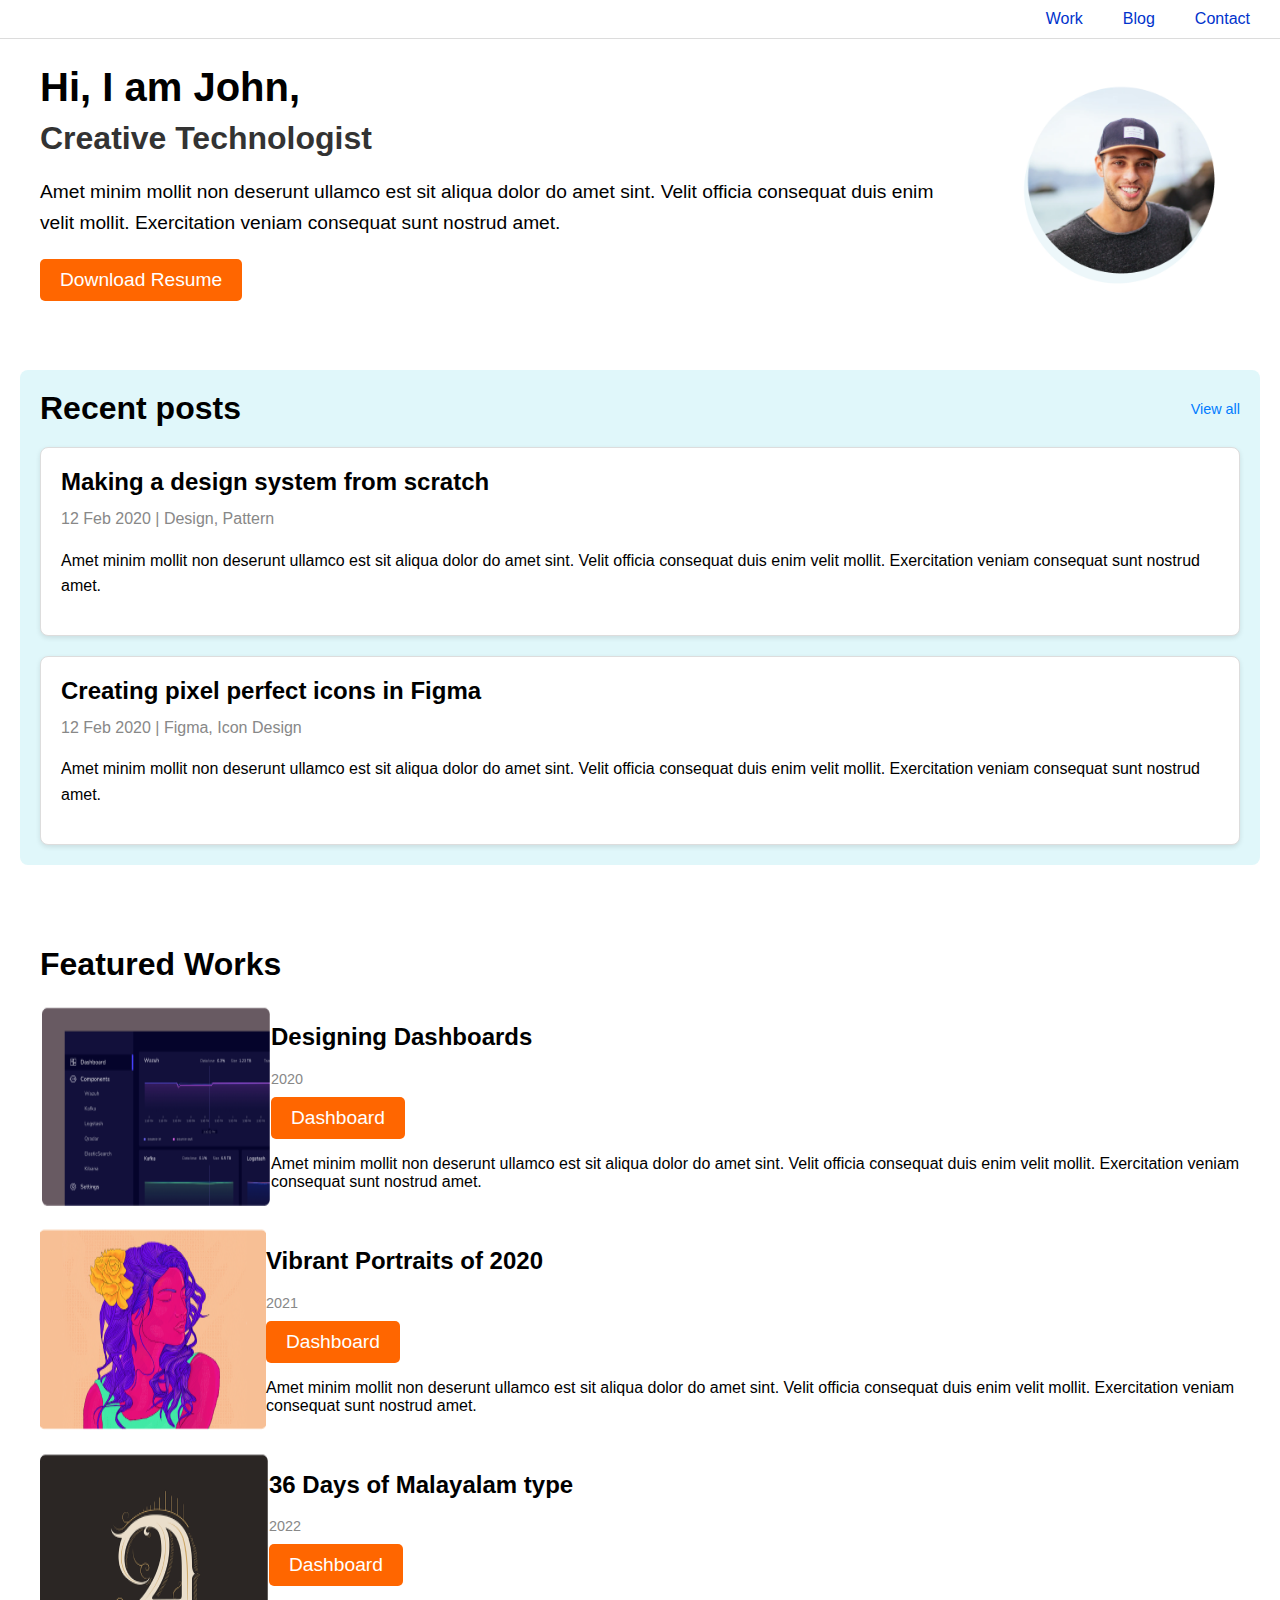
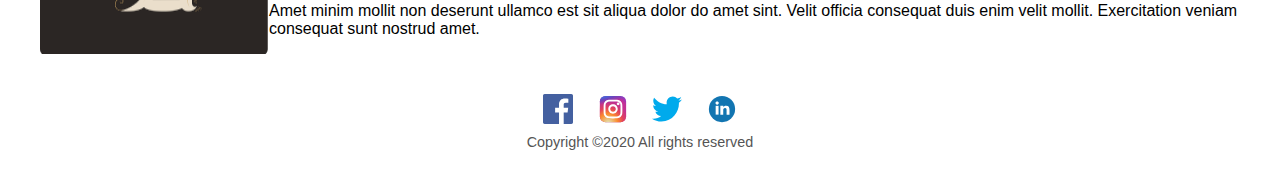
<file: index.html>
<!DOCTYPE html>
<html lang="en">
<head>
    <meta charset="UTF-8">
    <meta name="viewport" content="width=device-width, initial-scale=1.0">
    <title>Profile and Blog Page</title>
    <link rel="stylesheet" href="styles.css">
</head>
<body>
    <br>
    <br>
    <nav class="navbar">
        <ul class="navbar-menu">
            <li><a href="/work.html">Work</a></li>
            <li><a href="/blog.html">Blog</a></li>
            <li><a href="#">Contact</a></li>
        </ul>
    </nav>
    <div class="container profile-container">
        <div class="text-content">
            <h1>Hi, I am John,</h1>
            <h2>Creative Technologist</h2>
            <p>Amet minim mollit non deserunt ullamco est sit aliqua dolor do amet sint. Velit officia consequat duis enim velit mollit. Exercitation veniam consequat sunt nostrud amet.</p>
            <a href="#" class="button">Download Resume</a>
        </div>
        <div class="image-container">
            <img src="/pic/-1.png" alt="Profile Picture" class="profile-pic">
        </div>
    </div>

    <div class="container blog-container">
        <div class="header">
            <h1>Recent posts</h1>
            <a href="#" class="view-all">View all</a>
        </div>
        <div class="boxes">
            <div class="box">
                <h2>Making a design system from scratch</h2>
                <p class="date">12 Feb 2020 | Design, Pattern</p>
                <p>Amet minim mollit non deserunt ullamco est sit aliqua dolor do amet sint. Velit officia consequat duis enim velit mollit. Exercitation veniam consequat sunt nostrud amet.</p>
            </div>
            <div class="box">
                <h2>Creating pixel perfect icons in Figma</h2>
                <p class="date">12 Feb 2020 | Figma, Icon Design</p>
                <p>Amet minim mollit non deserunt ullamco est sit aliqua dolor do amet sint. Velit officia consequat duis enim velit mollit. Exercitation veniam consequat sunt nostrud amet.</p>
            </div>
        </div>
    </div>
    <!-- Featured Works Section -->
    <div class="container featured-works-container">
        <h1>Featured Works</h1>
        <div class="featured-boxes">
            <div class="featured-box">
                <img src="/pic/pic1.png" alt="Dashboard Design" class="featured-image">
                <div class="featured-text">
                    <h2>Designing Dashboards</h2>
                    <p class="date">2020</p>
                    <a href="#" class="button button-dashboard">Dashboard</a>
                    <p>Amet minim mollit non deserunt ullamco est sit aliqua dolor do amet sint. Velit officia consequat duis enim velit mollit. Exercitation veniam consequat sunt nostrud amet.</p>
                </div>
            </div>
            <!-- Repeat the featured-box for other items -->
            <div class="featured-box">
                <img src="/pic/pic2.png" alt="Another Work" class="featured-image">
                <div class="featured-text">
                    <h2>Vibrant Portraits of 2020</h2>
                    <p class="date">2021</p>
                    <a href="#" class="button button-dashboard">Dashboard</a>
                    <p>Amet minim mollit non deserunt ullamco est sit aliqua dolor do amet sint. Velit officia consequat duis enim velit mollit. Exercitation veniam consequat sunt nostrud amet.</p>
                </div>
            </div>
            <div class="featured-box">
                <img src="/pic/pic3.png" alt="Yet Another Work" class="featured-image">
                <div class="featured-text">
                    <h2>36 Days of Malayalam type</h2>
                    <p class="date">2022</p>
                    <a href="#" class="button button-dashboard">Dashboard</a>
                    <p>Amet minim mollit non deserunt ullamco est sit aliqua dolor do amet sint. Velit officia consequat duis enim velit mollit. Exercitation veniam consequat sunt nostrud amet.</p>
                </div>
            </div>
        </div>
    </div>
     <!-- Footer Section -->
     <footer class="footer">
        <div class="footer-content">
            <div class="social-media">
                <a href="https://facebook.com" target="_blank" class="social-icon">
                    <img src="/pic/facebook.svg" alt="Facebook">
                </a>
                <a href="https://instagram.com" target="_blank" class="social-icon">
                    <img src="/pic/instagram.svg" alt="Instagram">
                </a>
                <a href="https://twitter.com" target="_blank" class="social-icon">
                    <img src="/pic/twitter.svg" alt="Twitter">
                </a>
                <a href="https://linkedin.com" target="_blank" class="social-icon">
                    <img src="/pic/linkedin.svg" alt="LinkedIn">
                </a>
            </div>
            <p class="copyright">Copyright ©2020 All rights reserved</p>
        </div>
    </footer>
</body>
</html>
</file>
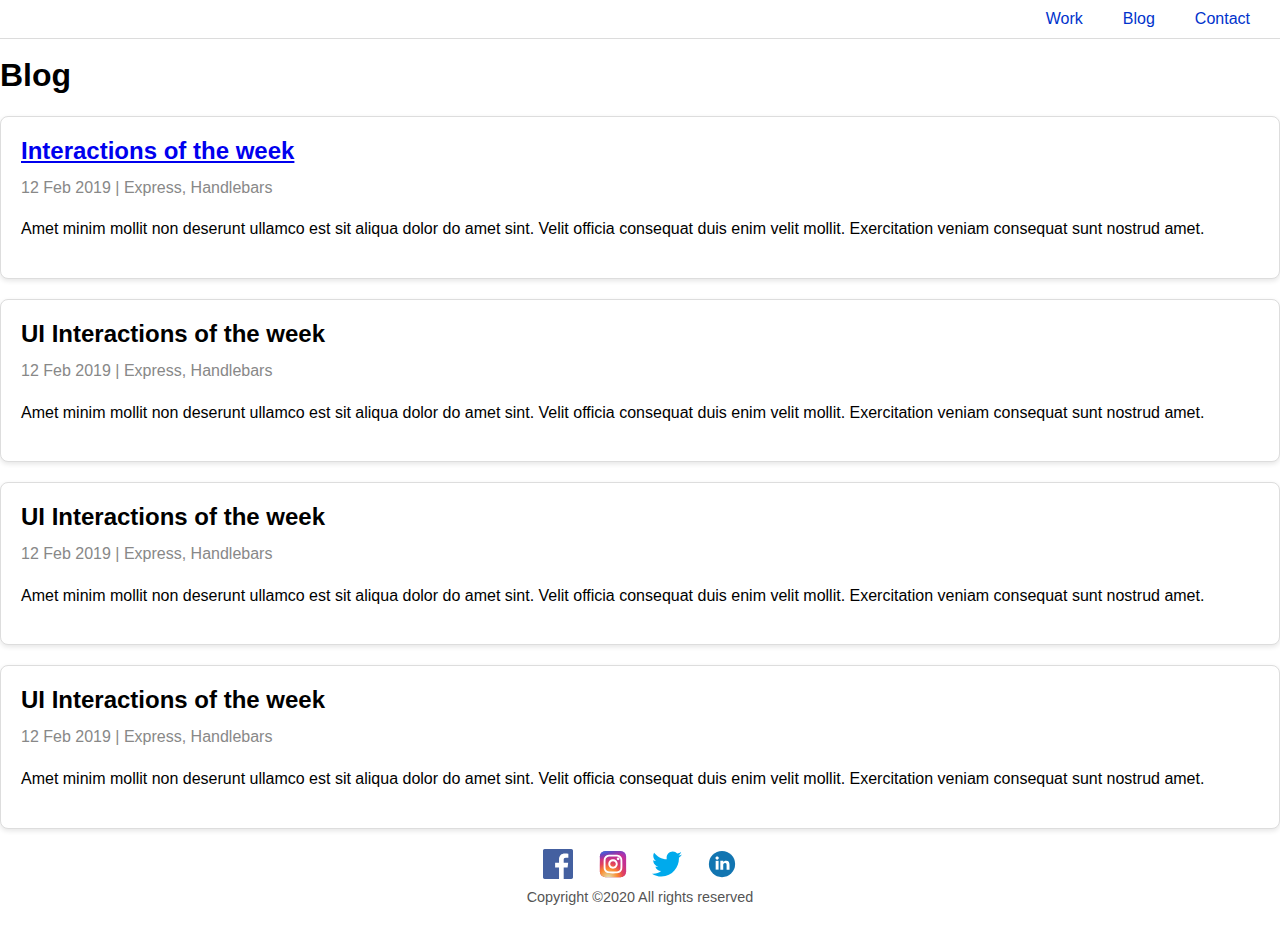
<file: blog.html>
<!DOCTYPE html>
<html lang="en">
<head>
    <meta charset="UTF-8">
    <meta name="viewport" content="width=device-width, initial-scale=1.0">
    <title>Profile and Blog Page</title>
    <link rel="stylesheet" href="/styles.css">
</head>
<body>
    <br>
    <br>
    <nav class="navbar">
        <ul class="navbar-menu">
            <li><a href="work.html">Work</a></li>
            <li><a href="#">Blog</a></li>
            <li><a href="index.html">Contact</a></li>
        </ul>
    </nav>
    <h1>Blog</h1>
        <div class="blog-posts">
            <div class="blog-post">
                <h2><a href="/detail.html" >Interactions of the week </a></h2>
                <p class="date">12 Feb 2019 | Express, Handlebars</p>
                <p>Amet minim mollit non deserunt ullamco est sit aliqua dolor do amet sint. Velit officia consequat duis enim velit mollit. Exercitation veniam consequat sunt nostrud amet.</p>
            </div>
            <div class="blog-post">
                <h2>UI Interactions of the week</h2>
                <p class="date">12 Feb 2019 | Express, Handlebars</p>
                <p>Amet minim mollit non deserunt ullamco est sit aliqua dolor do amet sint. Velit officia consequat duis enim velit mollit. Exercitation veniam consequat sunt nostrud amet.</p>
            </div>
            <div class="blog-post">
                <h2>UI Interactions of the week</h2>
                <p class="date">12 Feb 2019 | Express, Handlebars</p>
                <p>Amet minim mollit non deserunt ullamco est sit aliqua dolor do amet sint. Velit officia consequat duis enim velit mollit. Exercitation veniam consequat sunt nostrud amet.</p>
            </div>
            <div class="blog-post">
                <h2>UI Interactions of the week</h2>
                <p class="date">12 Feb 2019 | Express, Handlebars</p>
                <p>Amet minim mollit non deserunt ullamco est sit aliqua dolor do amet sint. Velit officia consequat duis enim velit mollit. Exercitation veniam consequat sunt nostrud amet.</p>
            </div>
        </div>
    </div>
     <!-- Footer Section -->
     <footer class="footer">
        <div class="footer-content">
            <div class="social-media">
                <a href="https://facebook.com" target="_blank" class="social-icon">
                    <img src="/pic/facebook.svg" alt="Facebook">
                </a>
                <a href="https://instagram.com" target="_blank" class="social-icon">
                    <img src="/pic/instagram.svg" alt="Instagram">
                </a>
                <a href="https://twitter.com" target="_blank" class="social-icon">
                    <img src="/pic/twitter.svg" alt="Twitter">
                </a>
                <a href="https://linkedin.com" target="_blank" class="social-icon">
                    <img src="/pic/linkedin.svg" alt="LinkedIn">
                </a>
            </div>
            <p class="copyright">Copyright ©2020 All rights reserved</p>
        </div>
    </footer>
</body>
</html>
</file>
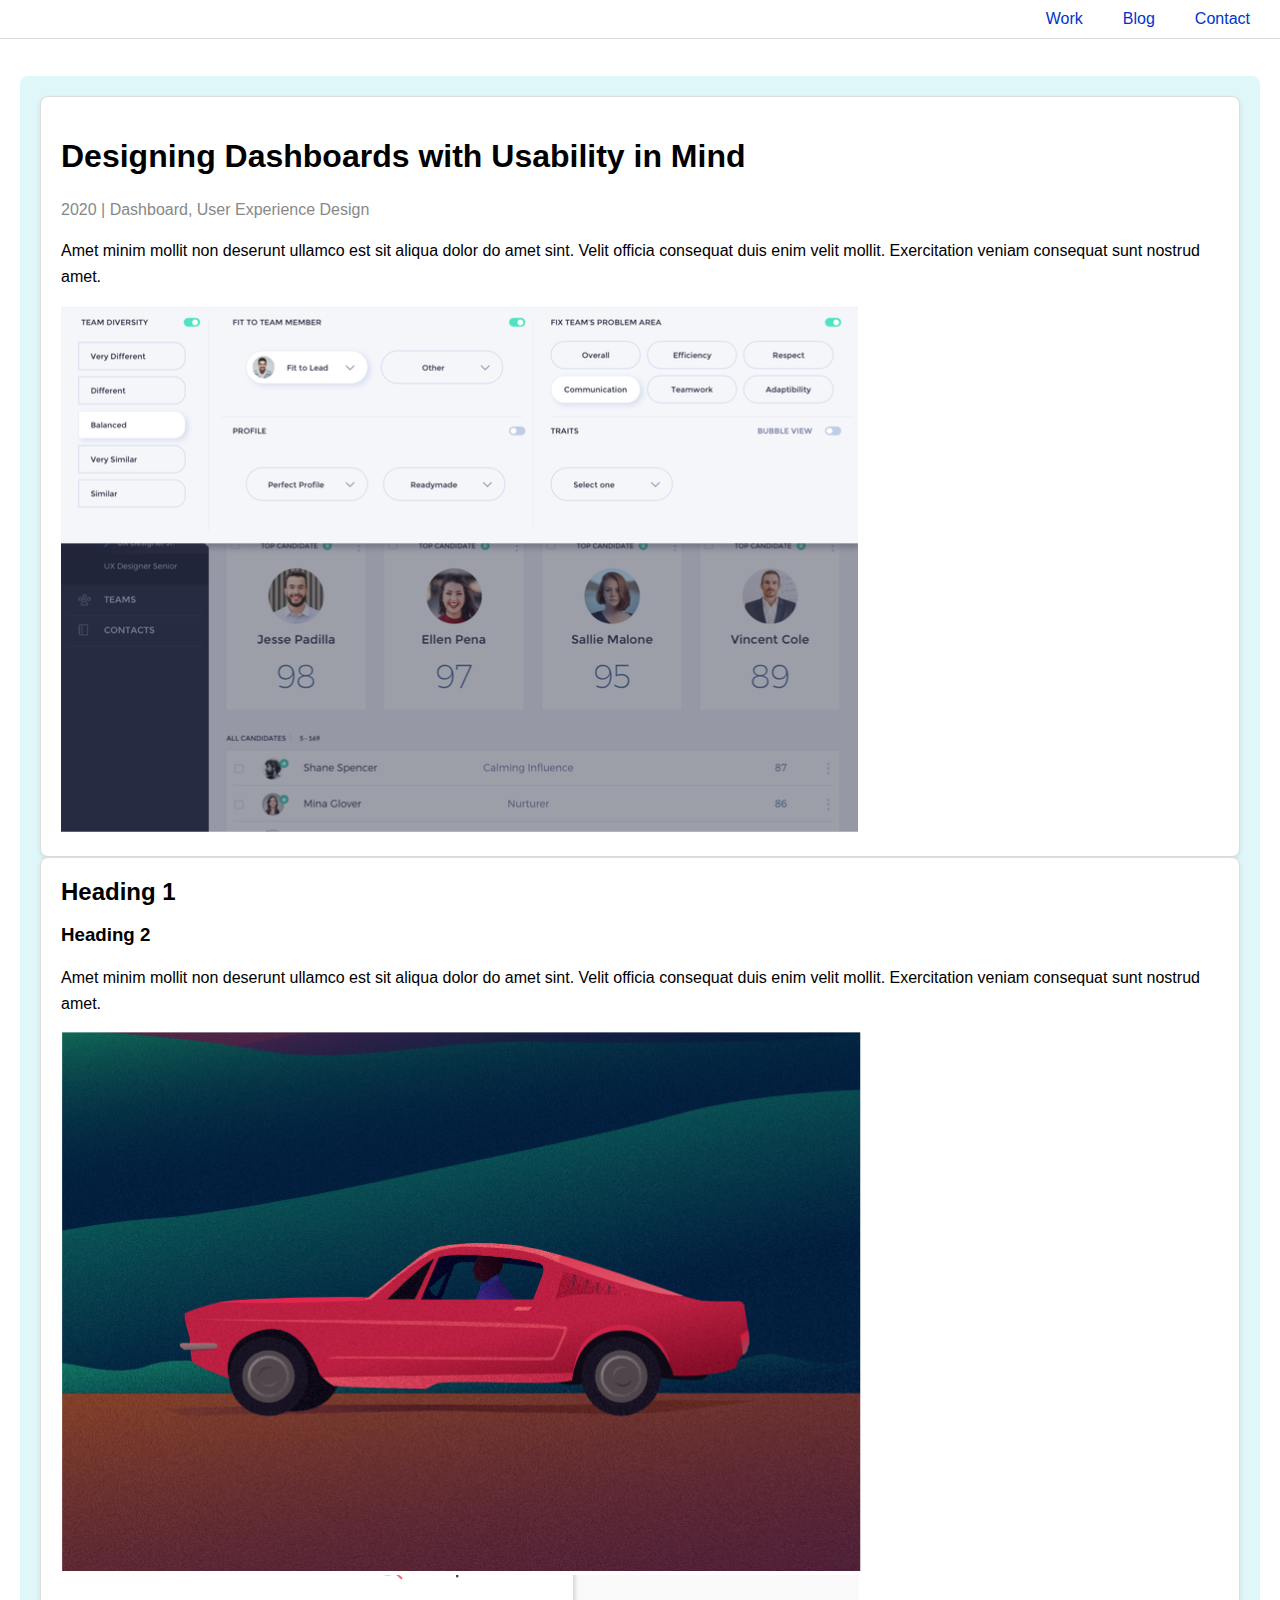
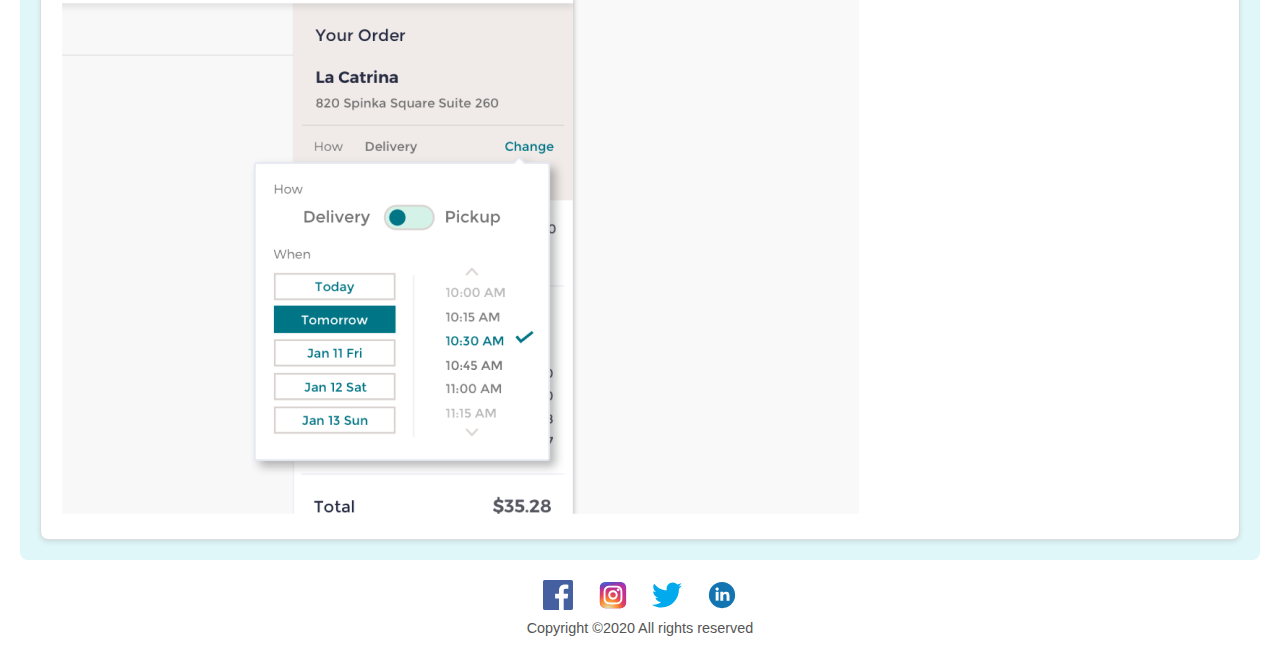
<file: detail.html>
<!DOCTYPE html>
<html lang="en">
<head>
    <meta charset="UTF-8">
    <meta name="viewport" content="width=device-width, initial-scale=1.0">
    <title>Profile and Blog Page</title>
    <link rel="stylesheet" href="styles.css">
</head>
<body>
    <br>
    <br>
    <nav class="navbar">
        <ul class="navbar-menu">
            <li><a href="/work.html">Work</a></li>
            <li><a href="/blog.html">Blog</a></li>
            <li><a href="/index.html">Contact</a></li>
        </ul>
    </nav>
    <div class="container blog-container">
        <div class="blog-post">
            <h1>Designing Dashboards with Usability in Mind</h1>
            <p class="date">2020 | Dashboard, User Experience Design</p>
            <p>Amet minim mollit non deserunt ullamco est sit aliqua dolor do amet sint. Velit officia consequat duis enim velit mollit. Exercitation veniam consequat sunt nostrud amet.</p>
            <img src="/pic/pic4.png" alt="Dashboard Design" class="blog-image">
        </div>
        <div class="blog-post">
            <h2>Heading 1</h2>
            <h3>Heading 2</h3>
            <p>Amet minim mollit non deserunt ullamco est sit aliqua dolor do amet sint. Velit officia consequat duis enim velit mollit. Exercitation veniam consequat sunt nostrud amet.</p>
            <img src="/pic/pic5.png" alt="Related Image" class="blog-image">
            <img src="/pic/pic6.png" alt="Another Image" class="blog-image">
        </div>
    </div>
    <footer class="footer">
        <div class="footer-content">
            <div class="social-media">
                <a href="https://facebook.com" target="_blank" class="social-icon">
                    <img src="/pic/facebook.svg" alt="Facebook">
                </a>
                <a href="https://instagram.com" target="_blank" class="social-icon">
                    <img src="/pic/instagram.svg" alt="Instagram">
                </a>
                <a href="https://twitter.com" target="_blank" class="social-icon">
                    <img src="/pic/twitter.svg" alt="Twitter">
                </a>
                <a href="https://linkedin.com" target="_blank" class="social-icon">
                    <img src="/pic/linkedin.svg" alt="LinkedIn">
                </a>
            </div>
            <p class="copyright">Copyright ©2020 All rights reserved</p>
        </div>
    </footer>

</body>
</html>
</file>
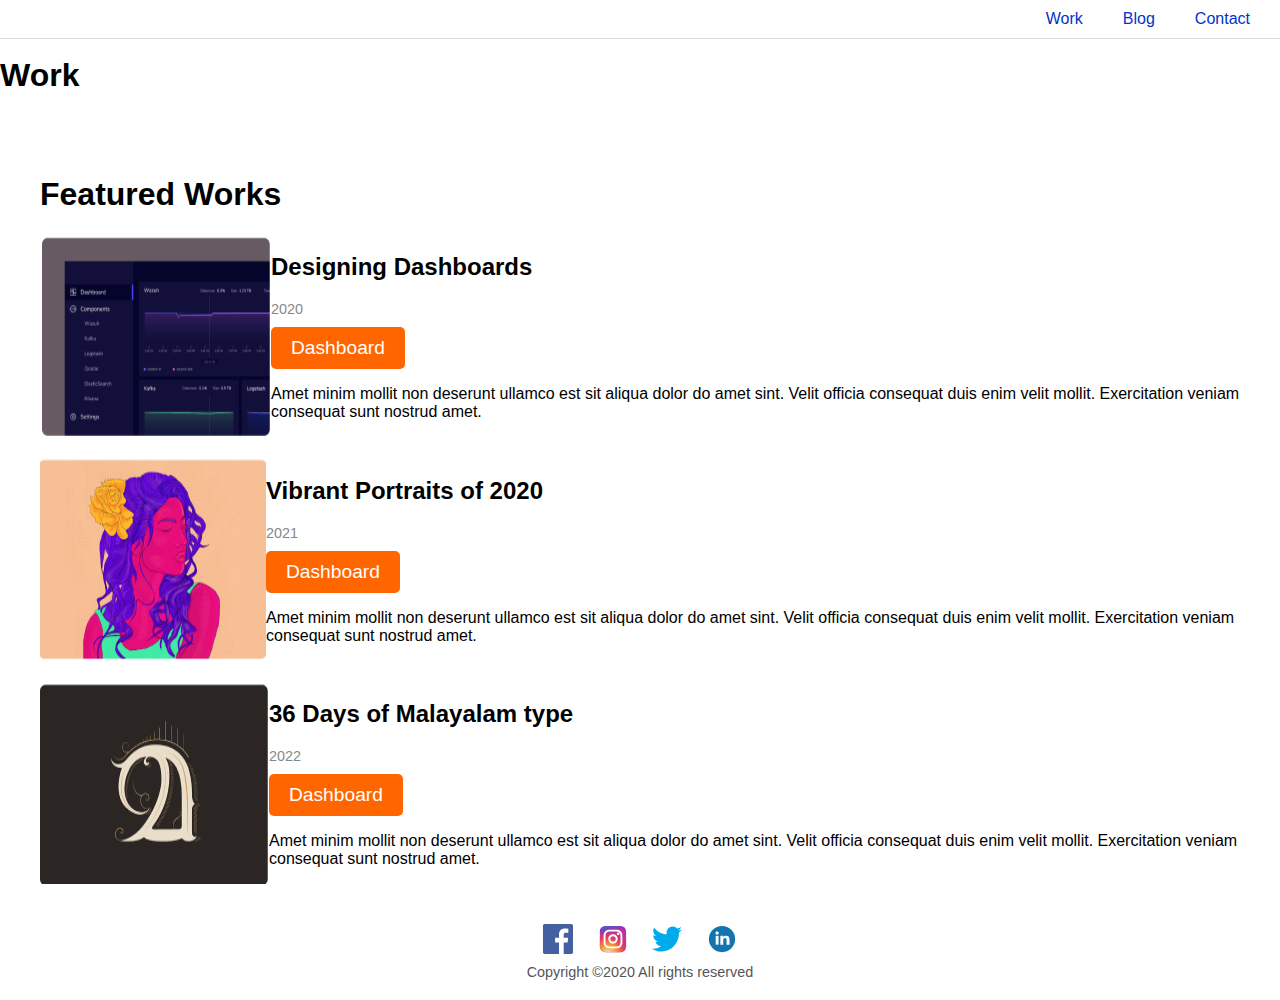
<file: work.html>
<!DOCTYPE html>
<html lang="en">
<head>
    <meta charset="UTF-8">
    <meta name="viewport" content="width=device-width, initial-scale=1.0">
    <title>Profile and Blog Page</title>
    <link rel="stylesheet" href="styles.css">
</head>
<body>
    <br>
    <br>
    <nav class="navbar">
        <ul class="navbar-menu">
            <li><a href="#">Work</a></li>
            <li><a href="/blog.html">Blog</a></li>
            <li><a href="index.html">Contact</a></li>
        </ul>
    </nav>
    <h1>Work</h1>
    <!-- Featured Works Section -->
    <div class="container featured-works-container">
        <h1>Featured Works</h1>
        <div class="featured-boxes">
            <div class="featured-box">
                <img src="/pic/pic1.png" alt="Dashboard Design" class="featured-image">
                <div class="featured-text">
                    <h2>Designing Dashboards</h2>
                    <p class="date">2020</p>
                    <a href="#" class="button button-dashboard">Dashboard</a>
                    <p>Amet minim mollit non deserunt ullamco est sit aliqua dolor do amet sint. Velit officia consequat duis enim velit mollit. Exercitation veniam consequat sunt nostrud amet.</p>
                </div>
            </div>
            <!-- Repeat the featured-box for other items -->
            <div class="featured-box">
                <img src="/pic/pic2.png" alt="Another Work" class="featured-image">
                <div class="featured-text">
                    <h2>Vibrant Portraits of 2020</h2>
                    <p class="date">2021</p>
                    <a href="#" class="button button-dashboard">Dashboard</a>
                    <p>Amet minim mollit non deserunt ullamco est sit aliqua dolor do amet sint. Velit officia consequat duis enim velit mollit. Exercitation veniam consequat sunt nostrud amet.</p>
                </div>
            </div>
            <div class="featured-box">
                <img src="/pic/pic3.png" alt="Yet Another Work" class="featured-image">
                <div class="featured-text">
                    <h2>36 Days of Malayalam type</h2>
                    <p class="date">2022</p>
                    <a href="#" class="button button-dashboard">Dashboard</a>
                    <p>Amet minim mollit non deserunt ullamco est sit aliqua dolor do amet sint. Velit officia consequat duis enim velit mollit. Exercitation veniam consequat sunt nostrud amet.</p>
                </div>
            </div>
        </div>
    </div>
     <!-- Footer Section -->
     <footer class="footer">
        <div class="footer-content">
            <div class="social-media">
                <a href="https://facebook.com" target="_blank" class="social-icon">
                    <img src="/pic/facebook.svg" alt="Facebook">
                </a>
                <a href="https://instagram.com" target="_blank" class="social-icon">
                    <img src="/pic/instagram.svg" alt="Instagram">
                </a>
                <a href="https://twitter.com" target="_blank" class="social-icon">
                    <img src="/pic/twitter.svg" alt="Twitter">
                </a>
                <a href="https://linkedin.com" target="_blank" class="social-icon">
                    <img src="/pic/linkedin.svg" alt="LinkedIn">
                </a>
            </div>
            <p class="copyright">Copyright ©2020 All rights reserved</p>
        </div>
    </footer>
</body>
</html>
</file>
<file: styles.css>
/* General Styles */
body {
    margin: 0;
    font-family: Arial, sans-serif;
    background-color: #ffffff; /* สีฟ้าอ่อน */
}

.container {
    max-width: 1200px;
    margin: 0 auto;
    padding: 20px;
}

/* Navbar Styles */
.navbar {
    background-color: #ffffff; /* พื้นหลังสีขาว */
    border-bottom: 1px solid #dcdcdc; /* ขอบล่างเบาๆ */
    padding: 10px 20px;
    position: absolute;
    right: 0;
    top: 0;
    width: 100%;
}

.navbar-menu {
    list-style: none;
    margin: 0;
    padding: 0;
    display: flex;
    justify-content: flex-end;
}

.navbar-menu li {
    margin-left: 20px; /* เว้นระยะห่างระหว่างรายการ */
}

.navbar-menu a {
    text-decoration: none;
    color: #0033cc; /* ตัวหนังสือสีน้ำเงิน */
    font-size: 16px;
    padding: 10px;
}

.navbar-menu a:hover {
    color: #0056b3; /* สีตัวหนังสือเมื่อ hover */
}

/* Profile Section Styles */
.profile-container {
    display: flex;
    align-items: center;
    padding: 20px;
}

.text-content {
    flex: 1;
    margin-right: 20px;
}

.text-content h1 {
    font-size: 2.5rem;
    margin: 0;
}

.text-content h2 {
    font-size: 2rem;
    color: #333;
    margin: 10px 0;
}

.text-content p {
    font-size: 1.2rem;
    margin: 20px 0;
    line-height: 1.6;
}

.button {
    display: inline-block;
    padding: 10px 20px;
    font-size: 1.2rem;
    color: #fff;
    background-color: #ff6600; /* สีส้ม */
    text-decoration: none;
    border-radius: 5px;
    transition: background-color 0.3s ease;
}

.button:hover {
    background-color: #e55b00; /* สีส้มเข้มเมื่อ hover */
}

.image-container {
    flex-shrink: 0;
    margin-left: auto; /* ขยับรูปภาพไปทางขวา */
}

.profile-pic {
    width: 250px;
    height: 250px;
    border-radius: 50%;
    object-fit: cover;
}
/* Blog Section Styles */
.blog-container {
    margin-top: 40px;
}

.header {
    display: flex;
    justify-content: space-between;
    align-items: center;
    margin-bottom: 20px;
}

.header h1 {
    margin: 0;
    font-size: 2rem;
}

.view-all {
    font-size: 0.9rem;
    color: #007bff; /* สีฟ้า */
    text-decoration: none;
}

.view-all:hover {
    text-decoration: underline;
}

.boxes {
    display: flex;
    gap: 20px;
    flex-wrap: wrap;
}

.box {
    background-color: #ffffff; /* พื้นหลังสีขาว */
    border: 1px solid #ddd; /* ขอบเบาๆ */
    border-radius: 8px;
    padding: 20px;
    flex: 1 1 calc(50% - 20px); /* ทำให้แต่ละกล่องมีความกว้างครึ่งหนึ่งของพื้นที่และเว้นระยะห่าง */
    box-shadow: 0 2px 5px rgba(0, 0, 0, 0.1); /* เงาเบาๆ */
}

.box h2 {
    font-size: 1.5rem;
    margin: 0 0 10px 0;
}

.date {
    font-size: 0.9rem;
    color: #888;
    margin: 0 0 20px 0;
}

.box p {
    font-size: 1rem;
    line-height: 1.6;
}

/* Featured Works Section Styles */
.featured-works-container {
    background-color: #ffffff; /* พื้นหลังสีขาว */
    padding: 20px;
    margin-top: 40px;
}

.featured-works-container h1 {
    font-size: 2rem;
    margin-bottom: 20px;
}

.featured-boxes {
    display: flex;
    gap: 20px;
    flex-wrap: wrap;
}

.featured-box {
    display: flex
}

/* Footer Section Styles */
.footer {
    background-color: #ffffff; /* สีพื้นหลังของฟุตเตอร์ */
    padding: 20px;
    text-align: center; /* จัดข้อความและโลโก้ให้อยู่ตรงกลาง */
}

.footer-content {
    max-width: 1200px;
    margin: 0 auto; /* จัดให้อยู่กลางหน้าจอ */
}

.social-media {
    margin-bottom: 10px; /* ระยะห่างด้านล่างของกลุ่มไอคอน */
}

.social-icon {
    margin: 0 10px; /* ระยะห่างระหว่างไอคอน */
    display: inline-block;
}

.social-icon img {
    width: 30px; /* ขนาดของไอคอน */
    height: auto; /* คงอัตราส่วน */
    vertical-align: middle; /* จัดตำแหน่งแนวตั้ง */
    transition: opacity 0.3s ease;
}

.social-icon img:hover {
    opacity: 0.7; /* สีของไอคอนเมื่อ hover */
}

.copyright {
    font-size: 0.9rem;
    color: #555; /* สีของข้อความลิขสิทธิ์ */
    margin: 0;
}

/* Blog Section Styles */
.blog-container {
    background-color: #e0f7fa; /* สีฟ้าอ่อนสำหรับพื้นหลัง */
    padding: 20px;
    margin-top: 40px;
    border-radius: 8px; /* เพิ่มความนุ่มนวลที่มุม */
}

.header {
    display: flex;
    justify-content: space-between;
    align-items: center;
    margin-bottom: 20px;
}

.header h1 {
    margin: 0;
    font-size: 2rem;
}

.view-all {
    font-size: 0.9rem;
    color: #007bff; /* สีฟ้า */
    text-decoration: none;
}

.view-all:hover {
    text-decoration: underline;
}

.boxes {
    display: flex;
    gap: 20px;
    flex-wrap: wrap;
}

.box {
    background-color: #ffffff; /* พื้นหลังสีขาวสำหรับแต่ละกล่อง */
    border: 1px solid #ddd; /* ขอบเบาๆ */
    border-radius: 8px;
    padding: 20px;
    flex: 1 1 calc(50% - 20px); /* ทำให้แต่ละกล่องมีความกว้างครึ่งหนึ่งของพื้นที่และเว้นระยะห่าง */
    box-shadow: 0 2px 5px rgba(0, 0, 0, 0.1); /* เงาเบาๆ */
}

.box h2 {
    font-size: 1.5rem;
    margin: 0 0 10px 0;
}

.date {
    font-size: 0.9rem;
    color: #888;
    margin: 0 0 20px 0;
}

.box p {
    font-size: 1rem;
    line-height: 1.6;
}
@media (max-width: 768px) {
    .navbar {
        width: 200px; /* Reduce width on smaller screens */
        top: 0;
        right: 0;
    }

    .container {
        padding: 20px 10px;
    }

    .text-content {
        padding: 0 10px;
    }

    .profile-pic {
        max-width: 150px;
    }

    .blog-container .boxes {
        flex-direction: column;
    }

    .featured-boxes {
        flex-direction: column;
    }

    .featured-box {
        flex: 1 1 100%;
    }
}

@media (max-width: 480px) {
    .navbar-menu a {
        font-size: 16px;
    }

    .button {
        padding: 8px 16px;
    }

    .featured-box {
        padding: 10px;
    }

    .social-icon img {
        width: 20px;
        height: 20px;
    }
}
@media (max-width: 768px) {
    .profile-container {
        flex-direction: column; /* Stack image and text vertically on smaller screens */
        align-items: center; /* Center items horizontally */
    }

    .image-container {
        margin: 0 0 20px 0; /* Margin at the bottom of the image on smaller screens */
    }

    .profile-pic {
        max-width: 150px; /* Adjust image size on smaller screens */
    }

    .text-content {
        text-align: center; /* Center text on smaller screens */
    }
}

.blog-container {
    background-color: #e0f7fa; /* สีฟ้าอ่อนสำหรับพื้นหลัง */
    padding: 20px;
    margin-top: 40px;
    border-radius: 8px; /* เพิ่มความนุ่มนวลที่มุม */
}

.header {
    display: flex;
    justify-content: space-between;
    align-items: center;
    margin-bottom: 20px;
}

.header h1 {
    margin: 0;
    font-size: 2rem;
}

.view-all {
    font-size: 0.9rem;
    color: #007bff; /* สีฟ้า */
    text-decoration: none;
}

.view-all:hover {
    text-decoration: underline;
}

.blog-posts {
    display: flex;
    flex-direction: column;
    gap: 20px;
}

.blog-post {
    background-color: #ffffff; /* พื้นหลังสีขาวสำหรับแต่ละโพสต์ */
    border: 1px solid #ddd; /* ขอบเบาๆ */
    border-radius: 8px;
    padding: 20px;
    box-shadow: 0 2px 5px rgba(0, 0, 0, 0.1); /* เงาเบาๆ */
}

.blog-post h2 {
    font-size: 1.5rem;
    margin: 0 0 10px 0;
}

.date {
    font-size: 0.9rem;
    color: #888;
    margin: 0 0 10px 0;
}

.blog-post p {
    font-size: 1rem;
    line-height: 1.6;
}

.container .blog-container {
    display: flex;
    flex-direction: column;
    align-items: center; /* จัดเนื้อหาให้อยู่กลางแนวตั้ง */
    gap: 40px;
}
</file>
